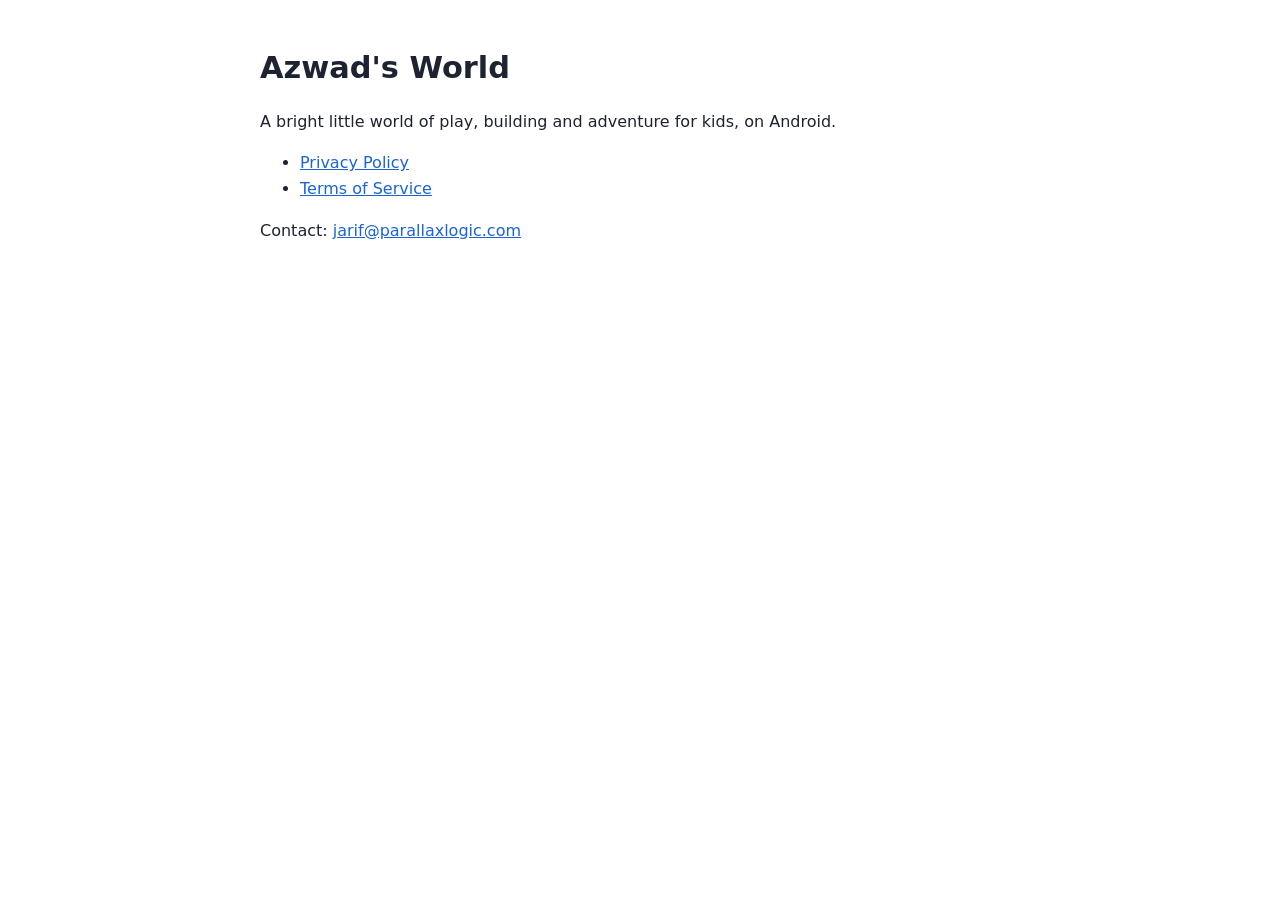
<file: index.html>
<!doctype html>
<html lang="en">
<head>
<meta charset="utf-8">
<meta name="viewport" content="width=device-width, initial-scale=1">
<title>Azwad's World</title>
<link rel="stylesheet" href="style.css">
</head>
<body>
<main>
<h1>Azwad's World</h1>
<p>A bright little world of play, building and adventure for kids, on Android.</p>
<ul>
<li><a href="privacy-policy.html">Privacy Policy</a></li>
<li><a href="terms.html">Terms of Service</a></li>
</ul>
<p>Contact: <a href="mailto:jarif@parallaxlogic.com">jarif@parallaxlogic.com</a></p>
</main>
</body>
</html>
</file>
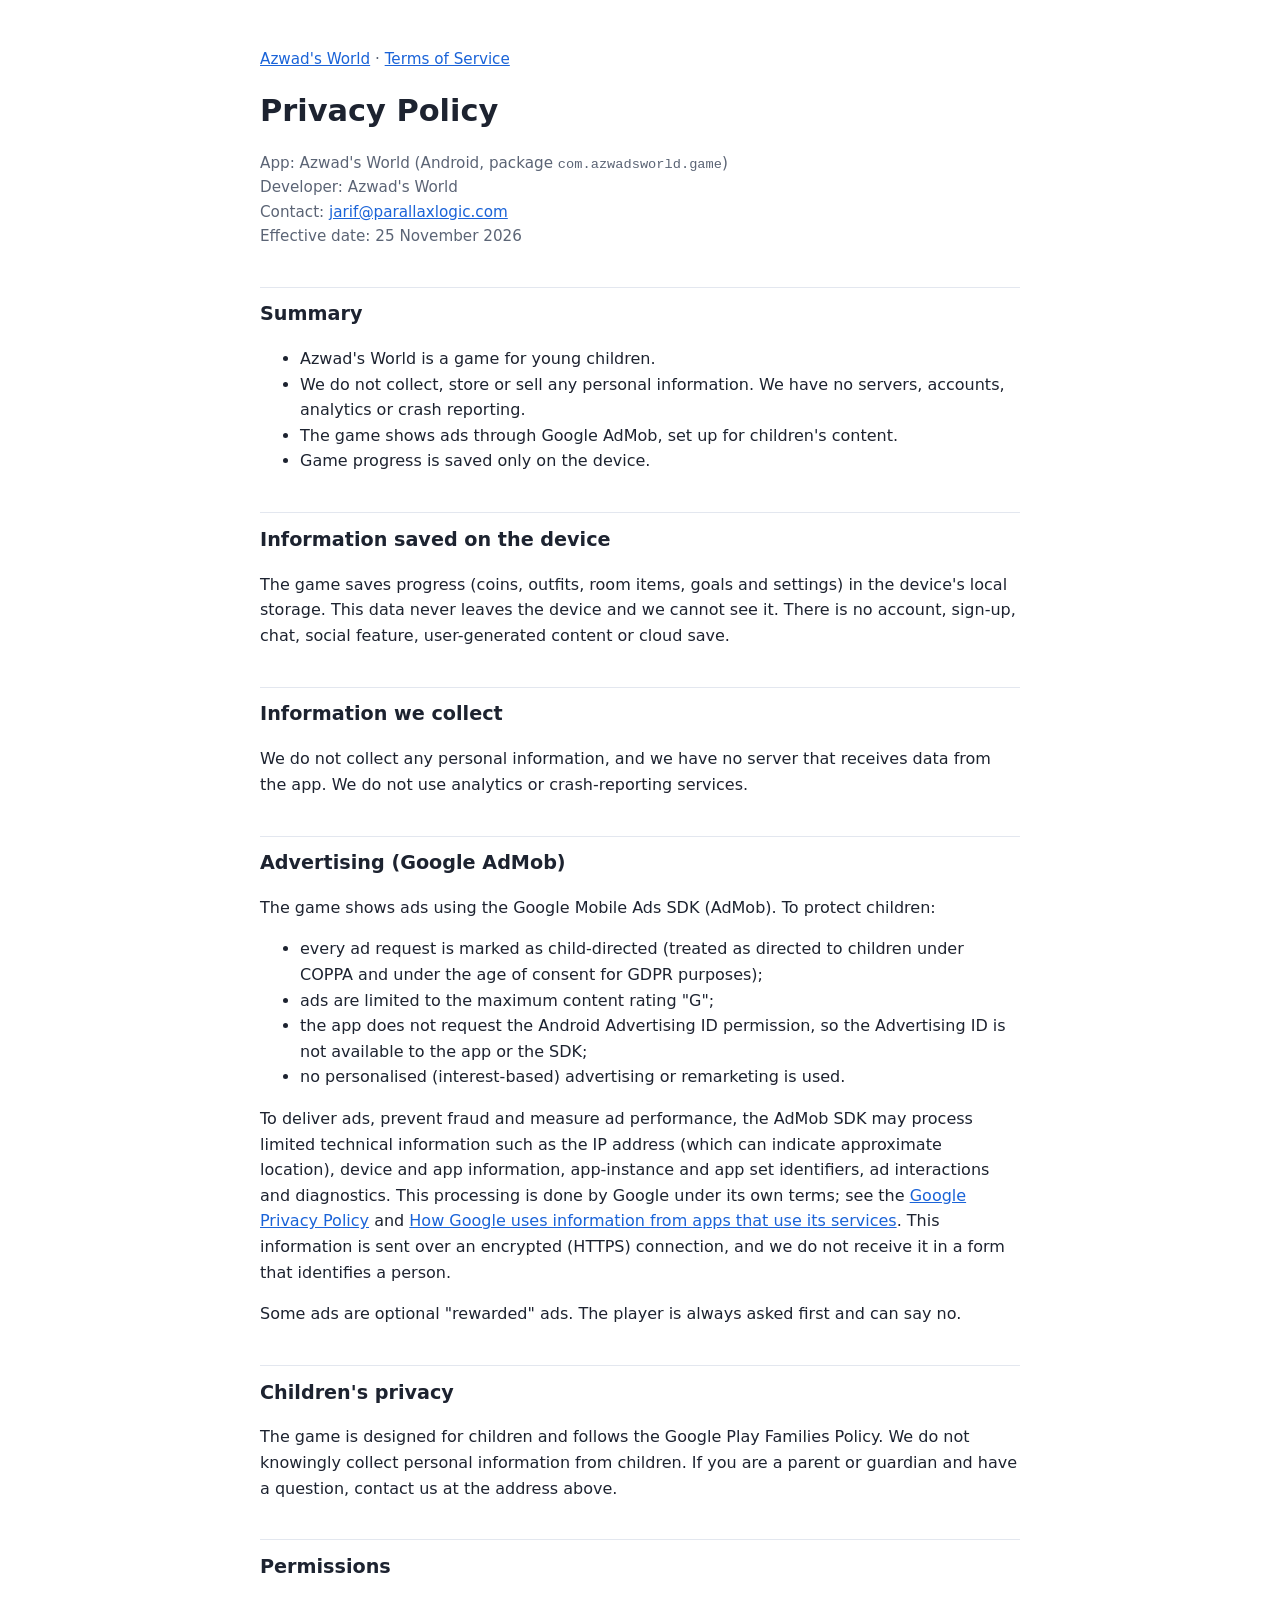
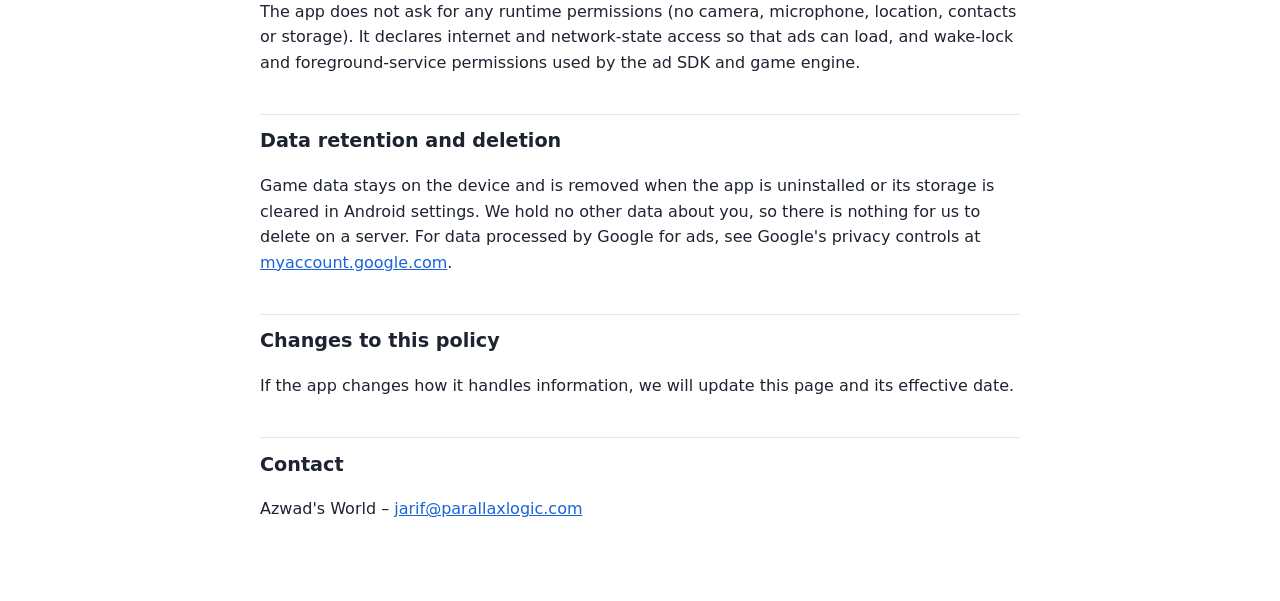
<file: privacy-policy.html>
<!doctype html>
<html lang="en">
<head>
<meta charset="utf-8">
<meta name="viewport" content="width=device-width, initial-scale=1">
<title>Privacy Policy – Azwad's World</title>
<link rel="stylesheet" href="style.css">
</head>
<body>
<main>
<p class="nav"><a href="./">Azwad's World</a> · <a href="terms.html">Terms of Service</a></p>
<h1>Privacy Policy</h1>
<p class="meta">App: Azwad's World (Android, package <code>com.azwadsworld.game</code>)<br>
Developer: Azwad's World<br>
Contact: <a href="mailto:jarif@parallaxlogic.com">jarif@parallaxlogic.com</a><br>
Effective date: 25 November 2026</p>

<h2>Summary</h2>
<ul>
<li>Azwad's World is a game for young children.</li>
<li>We do not collect, store or sell any personal information. We have no servers, accounts, analytics or crash reporting.</li>
<li>The game shows ads through Google AdMob, set up for children's content.</li>
<li>Game progress is saved only on the device.</li>
</ul>

<h2>Information saved on the device</h2>
<p>The game saves progress (coins, outfits, room items, goals and settings) in the device's local storage. This data never leaves the device and we cannot see it. There is no account, sign-up, chat, social feature, user-generated content or cloud save.</p>

<h2>Information we collect</h2>
<p>We do not collect any personal information, and we have no server that receives data from the app. We do not use analytics or crash-reporting services.</p>

<h2>Advertising (Google AdMob)</h2>
<p>The game shows ads using the Google Mobile Ads SDK (AdMob). To protect children:</p>
<ul>
<li>every ad request is marked as child-directed (treated as directed to children under COPPA and under the age of consent for GDPR purposes);</li>
<li>ads are limited to the maximum content rating "G";</li>
<li>the app does not request the Android Advertising ID permission, so the Advertising ID is not available to the app or the SDK;</li>
<li>no personalised (interest-based) advertising or remarketing is used.</li>
</ul>
<p>To deliver ads, prevent fraud and measure ad performance, the AdMob SDK may process limited technical information such as the IP address (which can indicate approximate location), device and app information, app-instance and app set identifiers, ad interactions and diagnostics. This processing is done by Google under its own terms; see the <a href="https://policies.google.com/privacy">Google Privacy Policy</a> and <a href="https://policies.google.com/technologies/partner-sites">How Google uses information from apps that use its services</a>. This information is sent over an encrypted (HTTPS) connection, and we do not receive it in a form that identifies a person.</p>
<p>Some ads are optional "rewarded" ads. The player is always asked first and can say no.</p>

<h2>Children's privacy</h2>
<p>The game is designed for children and follows the Google Play Families Policy. We do not knowingly collect personal information from children. If you are a parent or guardian and have a question, contact us at the address above.</p>

<h2>Permissions</h2>
<p>The app does not ask for any runtime permissions (no camera, microphone, location, contacts or storage). It declares internet and network-state access so that ads can load, and wake-lock and foreground-service permissions used by the ad SDK and game engine.</p>

<h2>Data retention and deletion</h2>
<p>Game data stays on the device and is removed when the app is uninstalled or its storage is cleared in Android settings. We hold no other data about you, so there is nothing for us to delete on a server. For data processed by Google for ads, see Google's privacy controls at <a href="https://myaccount.google.com/data-and-privacy">myaccount.google.com</a>.</p>

<h2>Changes to this policy</h2>
<p>If the app changes how it handles information, we will update this page and its effective date.</p>

<h2>Contact</h2>
<p>Azwad's World – <a href="mailto:jarif@parallaxlogic.com">jarif@parallaxlogic.com</a></p>
</main>
</body>
</html>
</file>
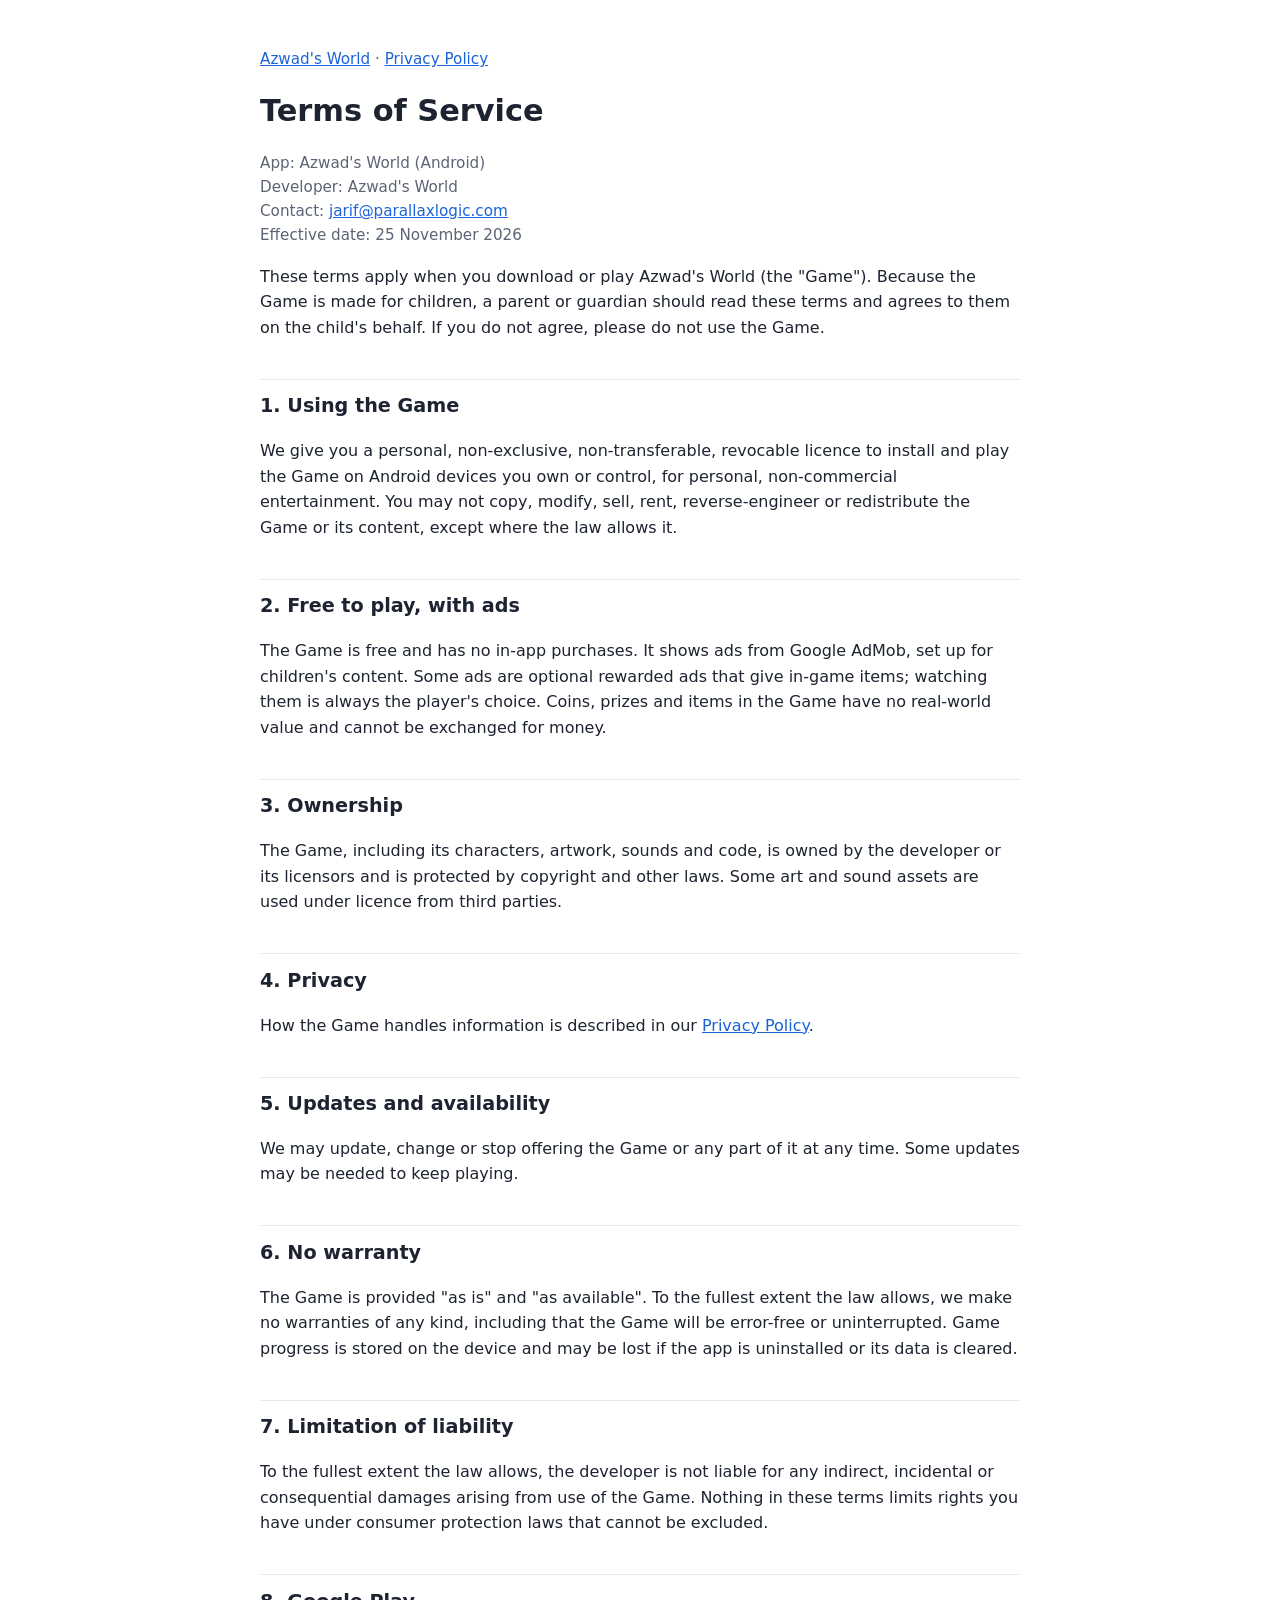
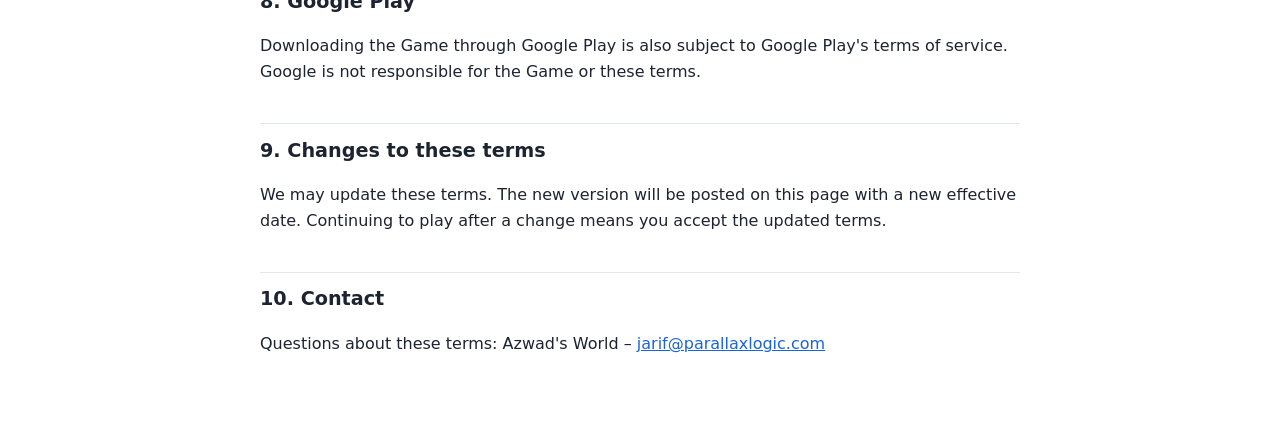
<file: terms.html>
<!doctype html>
<html lang="en">
<head>
<meta charset="utf-8">
<meta name="viewport" content="width=device-width, initial-scale=1">
<title>Terms of Service – Azwad's World</title>
<link rel="stylesheet" href="style.css">
</head>
<body>
<main>
<p class="nav"><a href="./">Azwad's World</a> · <a href="privacy-policy.html">Privacy Policy</a></p>
<h1>Terms of Service</h1>
<p class="meta">App: Azwad's World (Android)<br>
Developer: Azwad's World<br>
Contact: <a href="mailto:jarif@parallaxlogic.com">jarif@parallaxlogic.com</a><br>
Effective date: 25 November 2026</p>

<p>These terms apply when you download or play Azwad's World (the "Game"). Because the Game is made for children, a parent or guardian should read these terms and agrees to them on the child's behalf. If you do not agree, please do not use the Game.</p>

<h2>1. Using the Game</h2>
<p>We give you a personal, non-exclusive, non-transferable, revocable licence to install and play the Game on Android devices you own or control, for personal, non-commercial entertainment. You may not copy, modify, sell, rent, reverse-engineer or redistribute the Game or its content, except where the law allows it.</p>

<h2>2. Free to play, with ads</h2>
<p>The Game is free and has no in-app purchases. It shows ads from Google AdMob, set up for children's content. Some ads are optional rewarded ads that give in-game items; watching them is always the player's choice. Coins, prizes and items in the Game have no real-world value and cannot be exchanged for money.</p>

<h2>3. Ownership</h2>
<p>The Game, including its characters, artwork, sounds and code, is owned by the developer or its licensors and is protected by copyright and other laws. Some art and sound assets are used under licence from third parties.</p>

<h2>4. Privacy</h2>
<p>How the Game handles information is described in our <a href="privacy-policy.html">Privacy Policy</a>.</p>

<h2>5. Updates and availability</h2>
<p>We may update, change or stop offering the Game or any part of it at any time. Some updates may be needed to keep playing.</p>

<h2>6. No warranty</h2>
<p>The Game is provided "as is" and "as available". To the fullest extent the law allows, we make no warranties of any kind, including that the Game will be error-free or uninterrupted. Game progress is stored on the device and may be lost if the app is uninstalled or its data is cleared.</p>

<h2>7. Limitation of liability</h2>
<p>To the fullest extent the law allows, the developer is not liable for any indirect, incidental or consequential damages arising from use of the Game. Nothing in these terms limits rights you have under consumer protection laws that cannot be excluded.</p>

<h2>8. Google Play</h2>
<p>Downloading the Game through Google Play is also subject to Google Play's terms of service. Google is not responsible for the Game or these terms.</p>

<h2>9. Changes to these terms</h2>
<p>We may update these terms. The new version will be posted on this page with a new effective date. Continuing to play after a change means you accept the updated terms.</p>

<h2>10. Contact</h2>
<p>Questions about these terms: Azwad's World – <a href="mailto:jarif@parallaxlogic.com">jarif@parallaxlogic.com</a></p>
</main>
</body>
</html>
</file>
<file: style.css>
:root { --bg: #ffffff; --fg: #1d2330; --muted: #5b6475; --link: #1a63d8; --rule: #e3e7ef; }
@media (prefers-color-scheme: dark) {
  :root { --bg: #121620; --fg: #e8ebf2; --muted: #a3acbd; --link: #7fb0ff; --rule: #2a3142; }
}
html { -webkit-text-size-adjust: 100%; }
body { margin: 0; background: var(--bg); color: var(--fg);
  font: 16px/1.6 system-ui, -apple-system, "Segoe UI", Roboto, sans-serif; }
main { max-width: 760px; margin: 0 auto; padding: 32px 16px 64px; }
h1 { font-size: 1.9rem; margin: 0.4em 0; }
h2 { font-size: 1.2rem; margin-top: 2em; padding-top: 0.6em; border-top: 1px solid var(--rule); }
a { color: var(--link); }
.meta, .nav { color: var(--muted); font-size: 0.95rem; }
code { font-size: 0.9em; }
</file>
